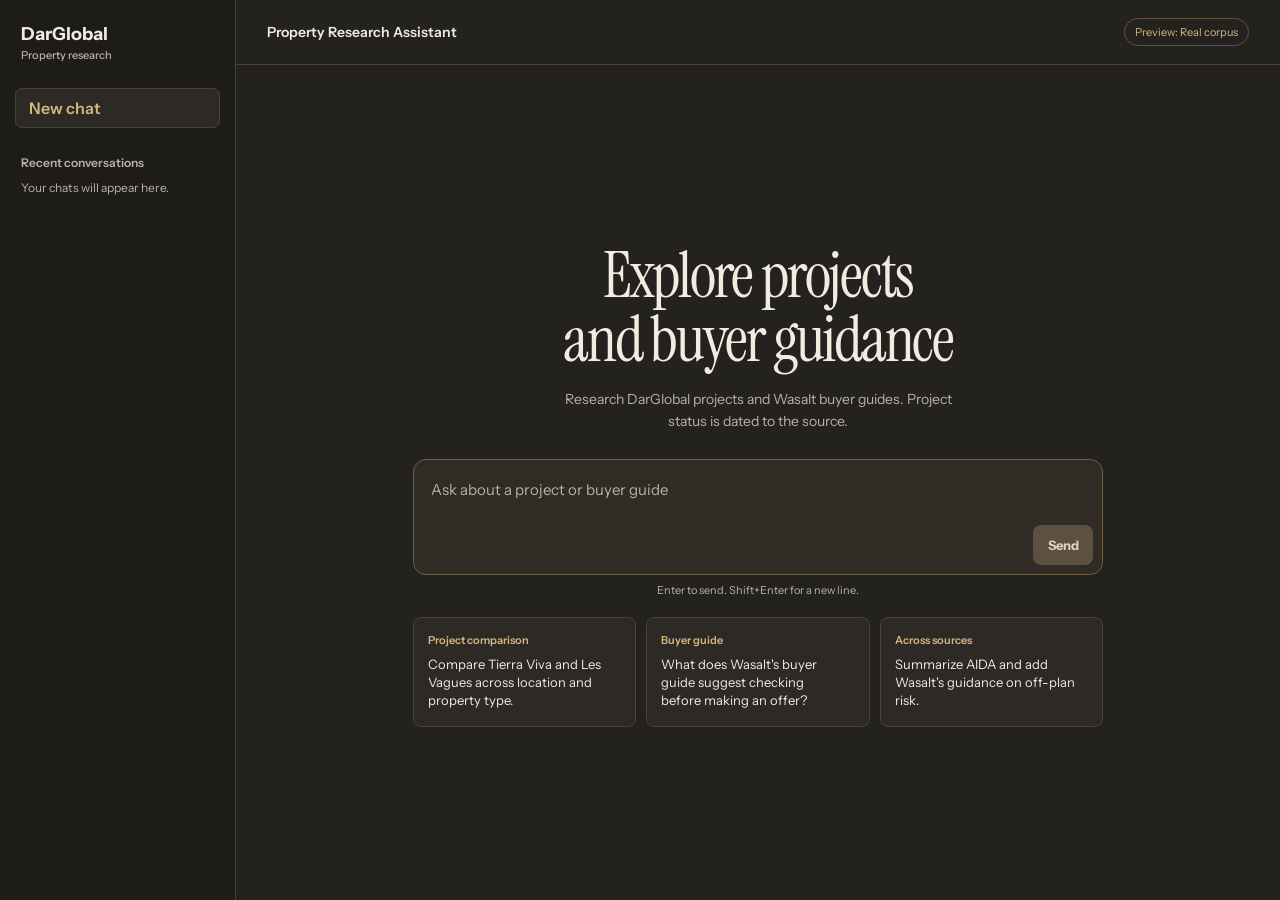
<file: static/index.html>
<!doctype html>
<html lang="en">
<head>
  <meta charset="utf-8">
  <meta name="viewport" content="width=device-width, initial-scale=1">
  <meta name="theme-color" content="#24221f">
  <title>Property Research Assistant</title>
  <link rel="stylesheet" href="/static/style.css">
  <script src="/static/chat.js" defer></script>
</head>
<body data-mode="mock" data-data-mode="fixture">
  <aside class="sidebar" id="sidebar" aria-label="Conversation sidebar">
    <div class="identity"><span>DarGlobal<small>Property research</small></span></div>
    <button class="new-chat" id="new-chat" type="button">New chat</button>
    <nav aria-labelledby="recent-heading">
      <h2 id="recent-heading">Recent conversations</h2>
      <p id="empty-history">Your chats will appear here.</p>
      <ul id="history"></ul>
    </nav>
  </aside>
  <button id="scrim" class="scrim" type="button" aria-label="Close conversation drawer" tabindex="-1" hidden></button>

  <main>
    <header class="topbar">
      <button id="menu" type="button" aria-label="Open conversation drawer" aria-controls="sidebar" aria-expanded="false">Chats</button>
      <span class="app-name">Property Research Assistant</span>
      <span class="preview">Preview: Real corpus</span>
    </header>
    <div class="viewport" id="viewport">
      <section class="welcome" id="welcome" aria-labelledby="welcome-heading">
        <h1 id="welcome-heading">Explore projects and buyer guidance</h1>
        <p class="intro">Research DarGlobal projects and Wasalt buyer guides. Project status is dated to the source.</p>
        <div id="welcome-composer"></div>
        <div class="examples" aria-label="Example questions">
          <button type="button"><span class="example-kind">Project comparison</span><span data-question>Compare Tierra Viva and Les Vagues across location and property type.</span></button>
          <button type="button"><span class="example-kind">Buyer guide</span><span data-question>What does Wasalt's buyer guide suggest checking before making an offer?</span></button>
          <button type="button"><span class="example-kind">Across sources</span><span data-question>Summarize AIDA and add Wasalt's guidance on off-plan risk.</span></button>
        </div>
      </section>
      <section class="thread" id="thread" aria-label="Conversation" hidden></section>
    </div>
    <div id="thread-composer">
      <div class="composer-area" id="composer-area">
        <form id="composer">
          <textarea id="message" rows="2" maxlength="2000" aria-label="Your question" placeholder="Ask about a project or buyer guide" required></textarea>
          <button id="send" type="submit" aria-label="Send question" disabled>Send</button>
        </form>
        <p class="composer-hint">Enter to send. Shift+Enter for a new line.</p>
      </div>
    </div>
    <div class="sr-only" id="announcement" role="status" aria-live="polite"></div>
  </main>
</body>
</html>
</file>
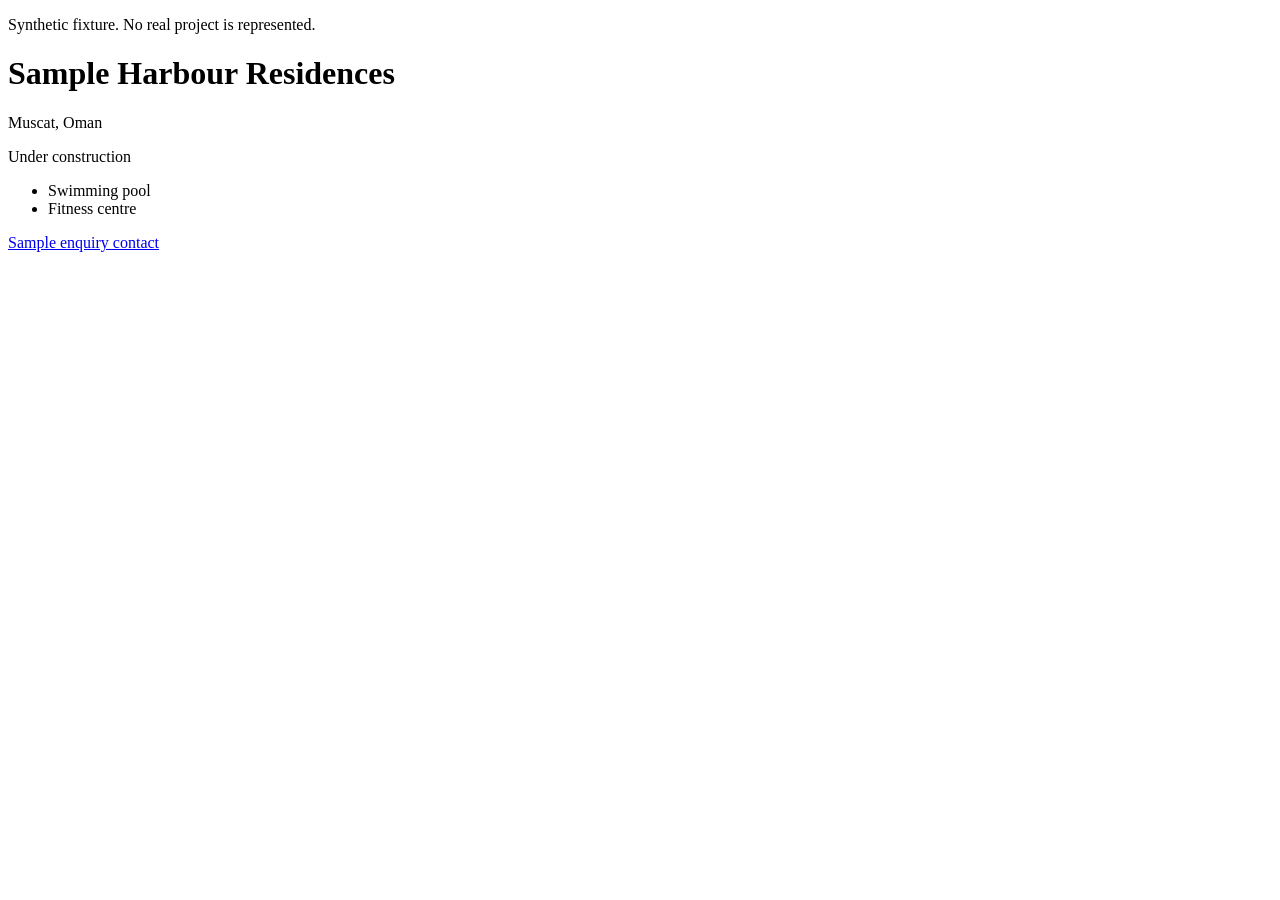
<file: ingestion_fixtures/darglobal/sample-harbour-residences.html>
<!doctype html>
<title>Synthetic DarGlobal project fixture</title>
<link rel="canonical" href="https://darglobal.example.invalid/projects/sample-harbour-residences">
<main>
  <p>Synthetic fixture. No real project is represented.</p>
  <h1>Sample Harbour Residences</h1>
  <p data-location>Muscat, Oman</p>
  <p data-status>Under construction</p>
  <ul data-amenities>
    <li>Swimming pool</li>
    <li>Fitness centre</li>
  </ul>
  <a href="mailto:fixture-contact@example.invalid">Sample enquiry contact</a>
</main>
</file>
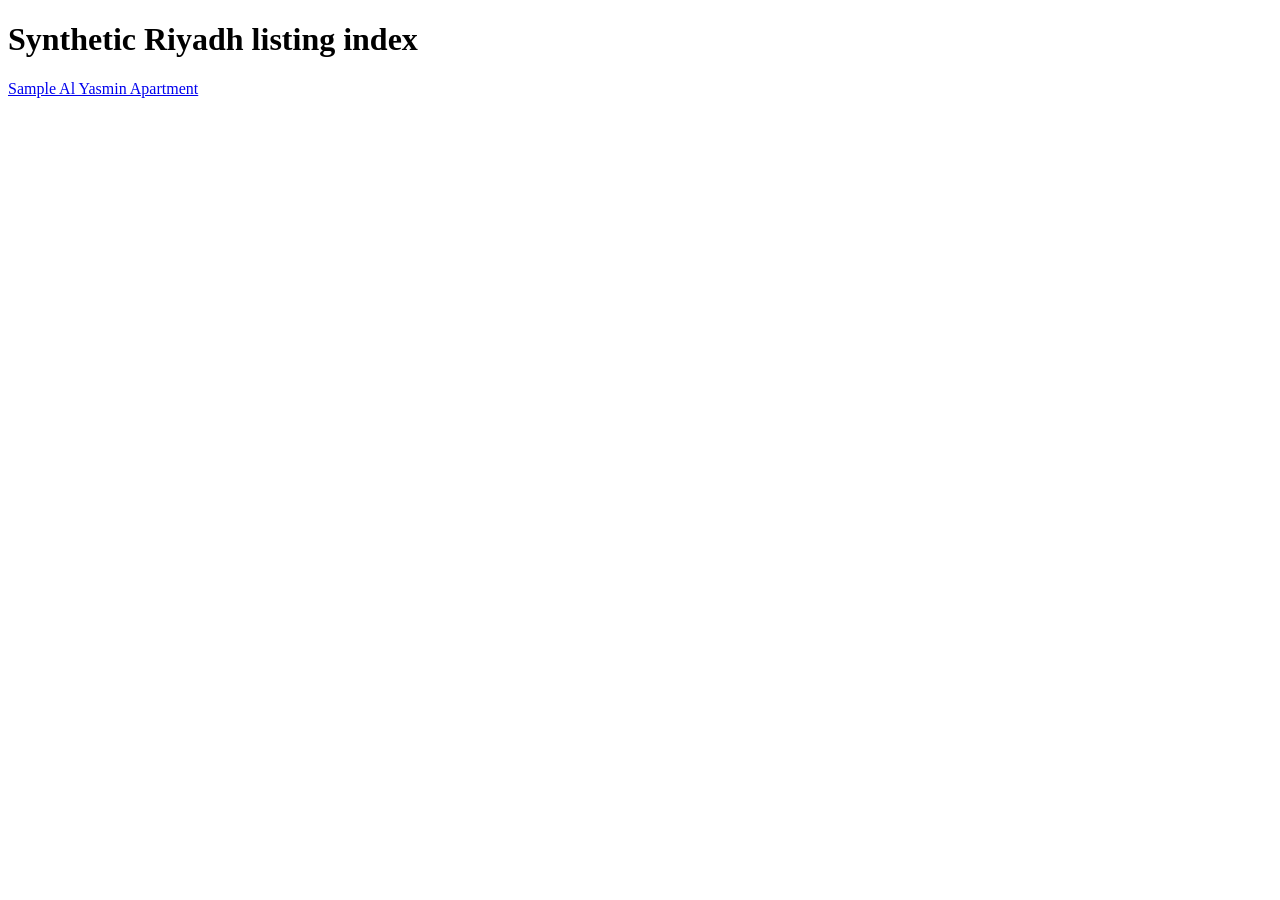
<file: ingestion_fixtures/wasalt/discovery.html>
<!doctype html>
<title>Wasalt synthetic discovery fixture</title>
<main>
  <h1>Synthetic Riyadh listing index</h1>
  <a href="/en/listings/sample-al-yasmin-apartment">Sample Al Yasmin Apartment</a>
</main>
</file>
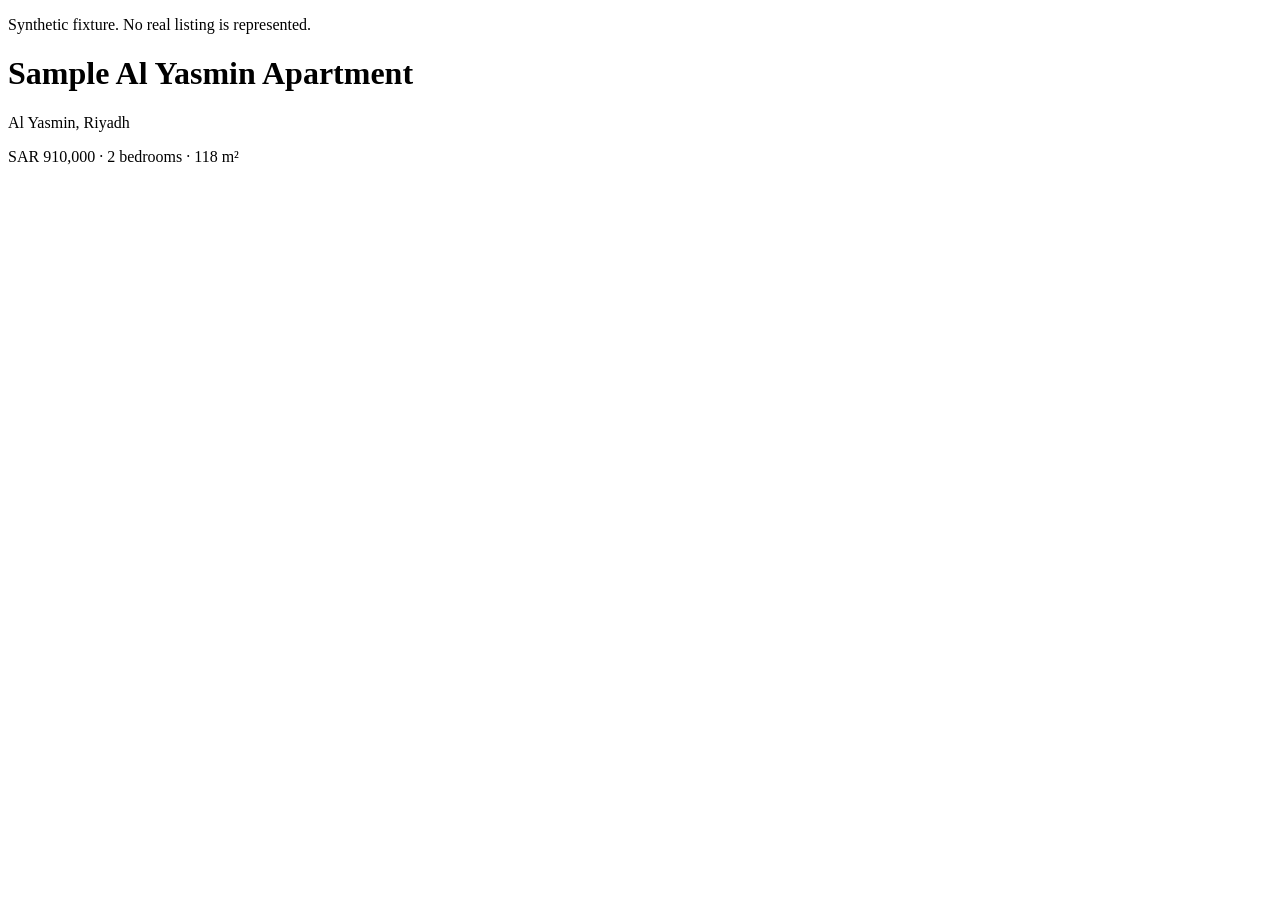
<file: ingestion_fixtures/wasalt/sample-al-yasmin-apartment.html>
<!doctype html>
<title>Synthetic Wasalt listing fixture</title>
<link rel="canonical" href="https://wasalt.example.invalid/en/listings/sample-al-yasmin-apartment">
<main>
  <p>Synthetic fixture. No real listing is represented.</p>
  <h1>Sample Al Yasmin Apartment</h1>
  <p>Al Yasmin, Riyadh</p>
  <p>SAR 910,000 · 2 bedrooms · 118 m²</p>
</main>
<script type="application/ld+json">
{
  "@context": "https://schema.org",
  "@type": "Apartment",
  "name": "Sample Al Yasmin Apartment",
  "address": {"addressLocality": "Al Yasmin", "addressRegion": "Riyadh"},
  "offers": {"price": "910000", "priceCurrency": "SAR"},
  "numberOfBedrooms": 2,
  "floorSize": {"value": 118, "unitCode": "MTK"},
  "telephone": "+0000000000"
}
</script>
</file>
<file: static/style.css>
@import url('https://fonts.googleapis.com/css2?family=Instrument+Sans:wght@400;500;600;700&family=Instrument+Serif&display=swap');

:root {
  color-scheme: dark;
  --charcoal: #24221f;
  --graphite: #1d1c19;
  --parchment: #f1ebe0;
  --stone: #bbb0a2;
  --brass: #d4b581;
  --line: #49423a;
  --surface: #2d2924;
  --column: 690px;
  font-family: "Instrument Sans", "Segoe UI", sans-serif;
  color: var(--parchment);
  background: var(--charcoal);
}

*, *::before, *::after { box-sizing: border-box; }
body { margin: 0; height: 100vh; height: 100dvh; display: grid; grid-template-columns: 236px minmax(0, 1fr); }
[hidden] { display: none !important; }
button, textarea { font: inherit; }
button { color: inherit; cursor: pointer; }
button:disabled { cursor: default; }
:focus-visible { outline: 2px solid var(--brass); outline-offset: 3px; }
.sr-only { position: absolute; width: 1px; height: 1px; overflow: hidden; clip-path: inset(50%); white-space: nowrap; }

.sidebar { background: var(--graphite); border-right: 1px solid var(--line); padding: 23px 15px; min-height: 0; overflow-y: auto; }
.identity { display: flex; align-items: center; gap: 13px; padding: 0 6px; font-weight: 700; font-size: 18px; }
.identity small { display: block; margin-top: 3px; font-size: 11px; font-weight: 500; color: var(--stone); }
.new-chat { margin: 26px 0 27px; width: 100%; min-height: 40px; border: 1px solid var(--line); border-radius: 7px; background: var(--surface); text-align: left; padding: 8px 13px; color: var(--brass); font-weight: 600; }
.sidebar h2 { color: var(--stone); font-size: 12px; font-weight: 600; margin: 0 6px 10px; }
#empty-history { color: var(--stone); font-size: 12px; margin: 0 6px; }
#history { padding: 0; margin: 0; list-style: none; display: grid; gap: 4px; }
#history button { display: block; width: 100%; text-align: left; padding: 10px 8px; border: 1px solid transparent; border-radius: 6px; background: transparent; overflow: hidden; text-overflow: ellipsis; white-space: nowrap; font-size: 13px; }
#history button[aria-current="true"] { background: var(--surface); border-color: var(--line); }
#history button:hover, .new-chat:hover { background: #3a3228; }

main { min-width: 0; min-height: 0; display: grid; grid-template-rows: auto minmax(0, 1fr) auto; }
.topbar { display: flex; align-items: center; gap: 12px; justify-content: space-between; padding: 0 31px; min-height: 65px; border-bottom: 1px solid var(--line); }
.app-name { font-size: 14px; font-weight: 600; }
.preview { display: inline-flex; gap: 7px; align-items: center; flex-shrink: 0; padding: 6px 10px; border-radius: 20px; border: 1px solid #5d503e; color: var(--brass); font-size: 11px; }
#menu, .scrim { display: none; }

.viewport { overflow: auto; min-height: 0; overscroll-behavior: contain; }
.welcome { width: min(var(--column), 100% - 48px); min-height: 100%; margin: auto; padding: 36px 0 30px; display: flex; flex-direction: column; justify-content: center; align-items: center; text-align: center; }
h1 { margin: 0; max-width: 21ch; font-family: "Instrument Serif", Georgia, serif; font-weight: 400; font-size: clamp(44px, 5vw, 64px); letter-spacing: -.035em; line-height: 1; text-wrap: balance; }
.intro { max-width: 44ch; font-size: 14px; color: var(--stone); line-height: 1.55; margin: 17px auto 27px; }
.examples { display: grid; grid-template-columns: repeat(3, minmax(0, 1fr)); gap: 10px; width: 100%; text-align: left; }
.examples button { position: relative; display: flex; flex-direction: column; gap: 8px; padding: 15px 25px 16px 14px; min-height: 104px; background: var(--surface); border: 1px solid var(--line); border-radius: 8px; text-align: left; font-size: 13px; line-height: 1.38; }
.examples button:hover { border-color: #967c56; background: #352e26; }
.example-kind { color: var(--brass); font-size: 11px; font-weight: 600; }

.thread { width: min(var(--column), 100% - 48px); margin: auto; padding: 27px 0 12px; }
.turn { margin-bottom: 28px; }
.question { width: fit-content; max-width: 86%; margin: 0 0 22px auto; padding: 12px 16px; border-radius: 12px 12px 3px 12px; background: #3b3228; border: 1px solid #5c4d3b; white-space: pre-wrap; overflow-wrap: anywhere; line-height: 1.55; }
.reply { padding: 0 0 0 14px; border-left: 1px solid #8c734f; }
.reply h2 { margin: 0 0 9px; font-size: 12px; color: var(--brass); font-weight: 600; }
.reply p { margin: 0 0 12px; font-size: 15px; line-height: 1.65; white-space: pre-wrap; overflow-wrap: anywhere; }
.reply p:last-child { margin-bottom: 0; }
.answer-list { margin: 0 0 12px; padding-left: 22px; font-size: 15px; line-height: 1.65; overflow-wrap: anywhere; }
.inference { display: block; margin-top: 10px; color: var(--stone); overflow-wrap: anywhere; }
.pending { color: var(--stone); }
.sources { list-style: none; display: grid; grid-template-columns: repeat(auto-fit, minmax(min(100%, 190px), 1fr)); gap: 8px; margin: 13px 0 0; padding: 0; }
.sources li { border: 1px solid var(--line); padding: 12px; border-radius: 7px; background: var(--surface); overflow-wrap: anywhere; }
.sources small { display: block; color: var(--stone); font-size: 11px; margin: 0 0 5px; }
.sources strong, .sources a { font-size: 13px; font-weight: 600; color: var(--parchment); }
.listing-cards { list-style: none; display: grid; gap: 10px; margin: 12px 0 0; padding: 0; }
.listing-card { background: var(--surface); border: 1px solid var(--line); border-radius: 8px; padding: 14px; }
.listing-card h3 { margin: 0 0 7px; color: var(--brass); font-size: 15px; }
.listing-card p { margin: 0 0 4px; font-size: 14px; }
.listing-card .sources { margin-top: 9px; }
.listing-card .sources li { padding: 0; border: 0; }
.reply .listing-followup { margin-top: 12px; }
.retry { background: transparent; border: 1px solid #8c734f; border-radius: 6px; padding: 8px 13px; color: var(--brass); }

.composer-area { width: min(var(--column), 100% - 48px); margin: 0 auto; padding: 8px 0 max(12px, env(safe-area-inset-bottom)); }
#composer { display: flex; align-items: flex-end; gap: 8px; padding: 9px; border: 1px solid #6d5d48; border-radius: 13px; background: var(--surface); }
#composer:focus-within { border-color: var(--brass); }
#message { width: 100%; min-width: 0; max-height: 128px; line-height: 1.45; resize: none; border: 0; background: transparent; color: inherit; padding: 8px; font-size: 15px; }
#message:focus { outline: 0; }
#message::placeholder { color: var(--stone); }
#send { min-width: 60px; height: 40px; flex: none; border: 0; border-radius: 8px; background: var(--brass); color: #221b13; font-weight: 700; font-size: 13px; }
#send:hover:not(:disabled) { background: #f1d3a3; }
#send:disabled { background: #5c5041; color: #e4d4bc; }
.composer-hint { margin: 8px 0 0; text-align: center; color: var(--stone); font-size: 11px; }
#welcome-composer { width: 100%; }
#welcome-composer:empty { display: none; }
#welcome-composer .composer-area { width: 100%; padding: 0; }
#welcome-composer #composer { min-height: 116px; background: #302b25; }
#welcome-composer #message { min-height: 94px; }
#welcome-composer + .examples { margin-top: 20px; }

@media (max-width: 720px) {
  body { grid-template-columns: minmax(0, 1fr); }
  .sidebar { display: none; position: fixed; inset: 0 auto 0 0; width: min(84vw, 290px); z-index: 3; }
  .sidebar.open { display: block; }
  .scrim:not([hidden]) { display: block; position: fixed; inset: 0; z-index: 2; border: 0; background: #100e0bc7; }
  #menu { display: grid; place-items: center; flex: none; min-width: 45px; height: 42px; border: 1px solid var(--line); border-radius: 7px; padding: 0 5px; background: var(--surface); color: var(--brass); font-size: 11px; }
  .topbar { min-height: 59px; padding: 6px 12px; gap: 8px; }
  .app-name { flex: 1; font-size: 12px; }
  .preview { font-size: 10px; padding-inline: 7px; }
  .welcome, .thread, .composer-area { width: calc(100% - 28px); }
  .welcome { padding: 20px 0 10px; }
  h1 { font-size: clamp(36px, 8vw, 52px); }
  .intro { margin: 10px auto 15px; font-size: 13px; }
  .examples { grid-template-columns: 1fr; gap: 6px; }
  #welcome-composer + .examples { margin-top: 0; }
  .examples button { min-height: 53px; padding: 8px 29px 8px 11px; gap: 2px; font-size: 12px; }
  #message { font-size: 16px; }
}
</file>
